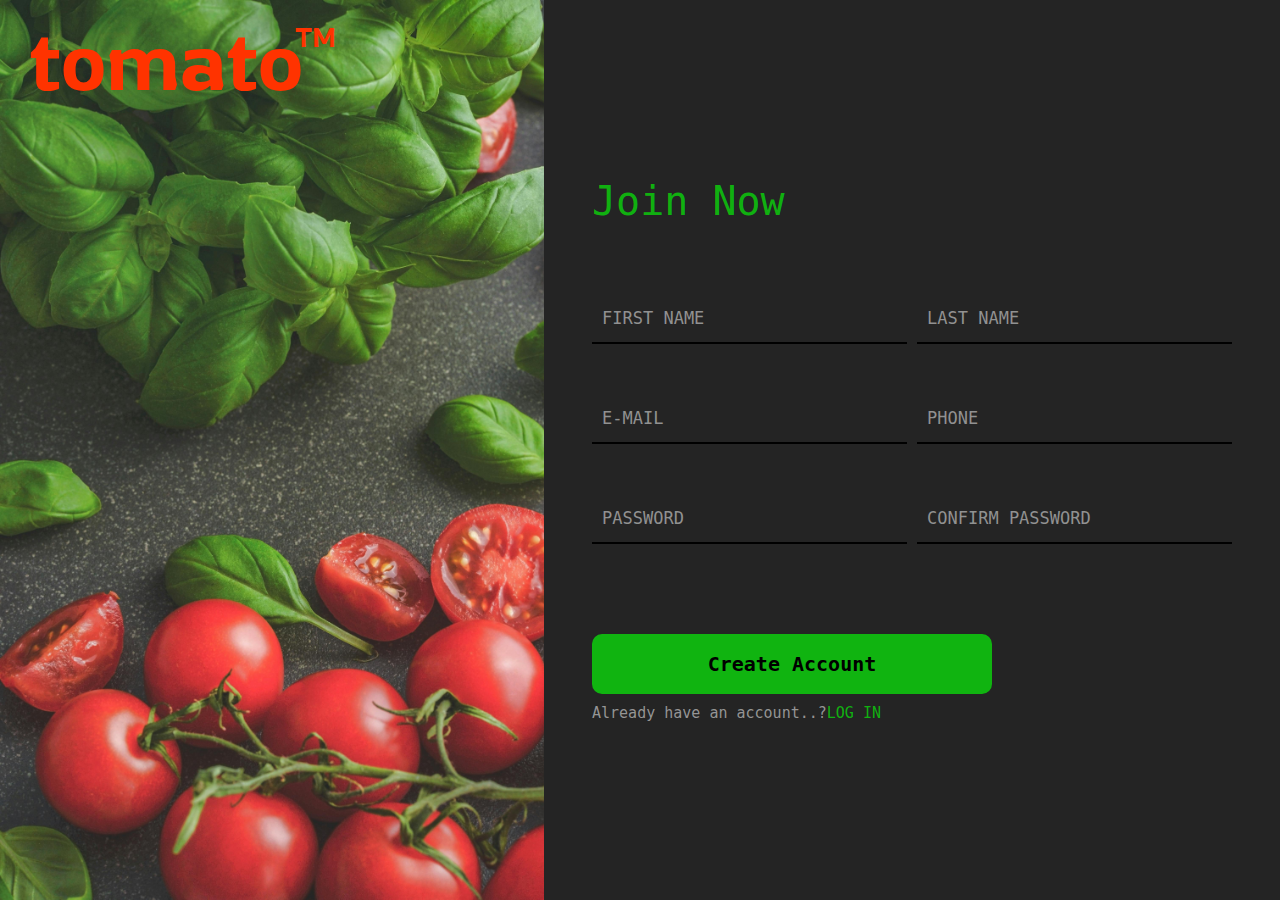
<file: index.html>
<!DOCTYPE html>
<html lang="en">
<head>
    <meta charset="UTF-8">
    <meta name="viewport" content="width=device-width, initial-scale=1.0">
    <link rel="preconnect" href="https://fonts.googleapis.com">
    <link rel="preconnect" href="https://fonts.gstatic.com" crossorigin>
    <link href="https://fonts.googleapis.com/css2?family=Rowdies:wght@300;400;700&display=swap" rel="stylesheet">
    <link rel="preconnect" href="https://fonts.googleapis.com">
    <link rel="preconnect" href="https://fonts.gstatic.com" crossorigin>
    <link href="https://fonts.googleapis.com/css2?family=Roboto+Mono:ital,wght@0,100..700;1,100..700&display=swap" rel="stylesheet">
    <link rel="stylesheet" href="./styles.css">
    <title>Sign Up</title>
</head>
<body>
    <main class="content">
        <div class="image-container">
            <h2 class="sub-heading">tomato</h2>
            <h2 class="tm">TM</h2>
            <img src="./pexels-monicore-1391487.jpg" alt="not found" class="image">
        </div>
        <form action="" method="">
            <div class="form-container">
                <h1 class="form-header">
                    Join Now
                </h1>
                <div class="inputs">
                    <div class="row">
                        <div class="input-contatiner">
                            <label for="first-name"></label>
                            <input class="input" type="text" id="first-name" name="first-name" placeholder="FIRST NAME"> 
                            <div class="error"></div>
                        </div>
                        <div class="input-contatiner">
                            <label for="email"></label>
                            <input class="input" type="email" id="email" name="email" placeholder="E-MAIL">
                            <div class="error"></div>
                        </div>
                        <div class="input-contatiner">
                            <label for="password"></label>
                            <input class="input" type="password" id="password" name="password" placeholder="PASSWORD">
                            <div class="error"></div>
                        </div>
                    </div>
                    <div class="row">
                        <div class="input-contatiner">
                            <label for="last-name"></label>
                            <input class="input" type="text" id="last-name" name="last-name" placeholder="LAST NAME">
                            <div class="error"></div>
                        </div>
                        <div class="input-contatiner">
                            <label for="phone"></label>
                            <input class="input" type="text" id="phone" name="phone" placeholder="PHONE">
                            <div class="error"></div>
                        </div>
                        <div class="input-contatiner">
                            <label for="confirm-password"></label>
                            <input class="input" type="password" id="confirm-password" name="confirm-password" placeholder="CONFIRM PASSWORD">
                            <div class="error"></div>
                        </div>
                    </div>
                </div>
                <div class="submit">
                    <input type="submit" id="submit" value="Create Account" name="submit">
                    <div class="login">Already have an account..?<span>LOG IN</span></div>
                </div>
            </div>
        </form>
    </main>
    <script src="./script.js"></script>
</body>
</html>
</file>
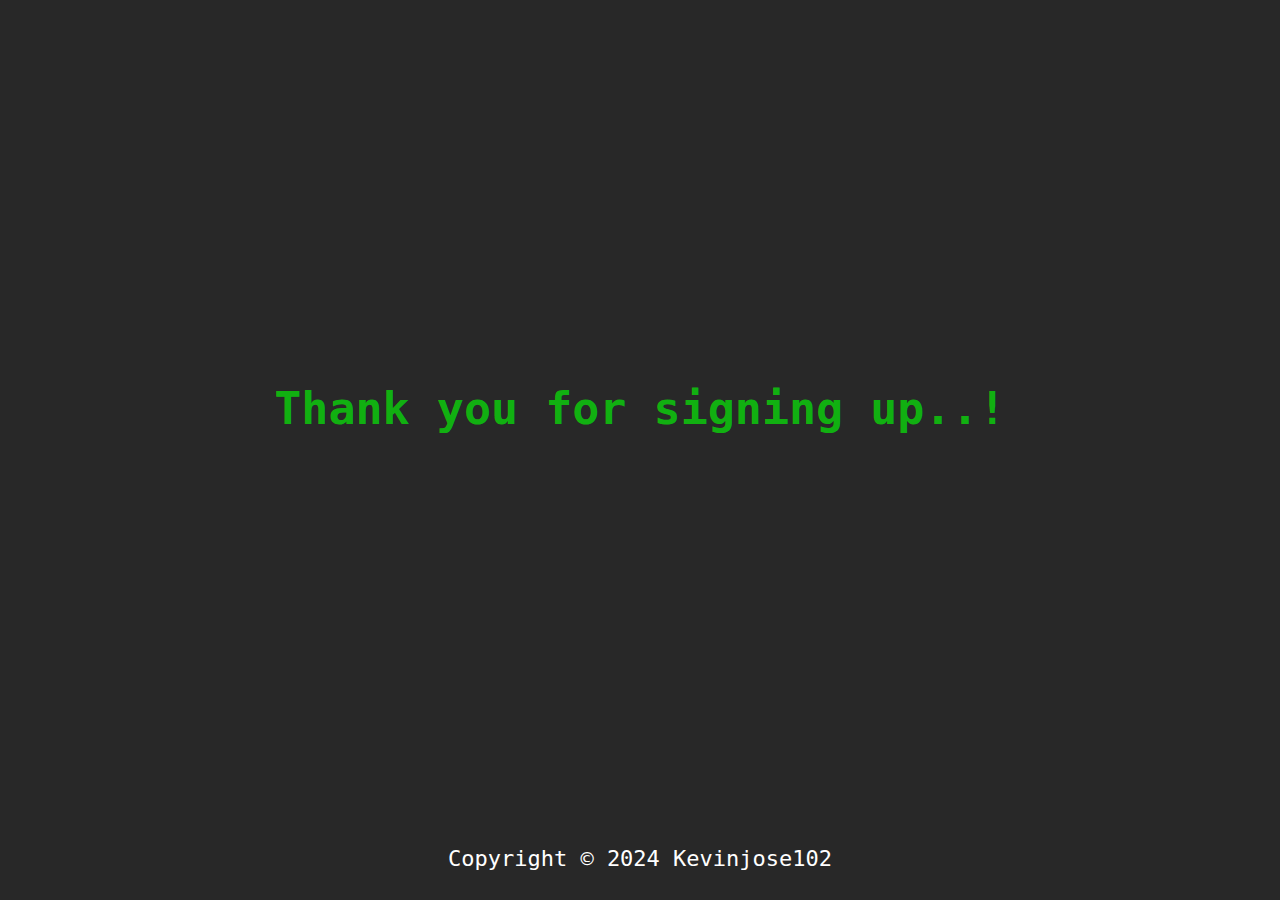
<file: thankyou.html>
<!DOCTYPE html>
<html lang="en">
<head>
    <meta charset="UTF-8">
    <meta name="viewport" content="width=device-width, initial-scale=1.0">
    <link rel="preconnect" href="https://fonts.googleapis.com">
    <link rel="preconnect" href="https://fonts.gstatic.com" crossorigin>
    <link href="https://fonts.googleapis.com/css2?family=Rowdies:wght@300;400;700&display=swap" rel="stylesheet">
    <title>Document</title>
    <link rel="stylesheet" href="./styles1.css">
</head>
<body>
    <h2>Thank you for signing up..!</h2>
</body>
<footer>
    <a target="_blank" href="https://github.com/Kevinjose102">Copyright © 2024 Kevinjose102</a>
</footer>
</html>
</file>
<file: styles.css>
*{
    box-sizing: border-box;
}

html{
    width: 100vw;
    height: 100vh;
    margin: 0;
    padding: 0;
    overflow: hidden;
}

body{
    width: 100%;
    height: 100%;
    margin: 0;
    padding: 0;
}

main{
    display: flex;
    height: 100vh;
    width: 100%;
    margin: 0;
    padding: 0;
    background-color: #242424;
}

.image-container{
    height: 100vh;
    flex-grow: 1;
    margin: 0;   
    padding: 0;
    position: relative;
    overflow: hidden;
}

img{
    height: 100vh;
    width: auto;
    display: block;
    object-fit: contain;
}

h2{
    position: absolute;
    margin: 0;
    margin-left: 30px;
    font-family: "Rowdies";
    font-size: 85px;
    font-weight: 100;
    color:  rgb(255, 51, 0);
    top: 5px;
}

.tm{
    top: 20px;
    font-size: 27px;
    left: 265px
}

form{
    display: flex;
    align-items: center;
    justify-content: center;
    flex-grow: 2;
}

.form-container{
    margin: 3rem;
    display: flex;
    flex-direction: column;
    gap: 70px;
    width: 50vw;
}

.inputs{
    display: flex;
    gap: 10px;
}

.row{
    display: flex;
    flex-direction: column;
    gap: 30px;
    width: 25rem;
}

.form-header{
    font-size: 40px;
    color: rgba(15, 191, 15, 0.93);
    font-family: monospace;
    font-weight: 100;
    padding: 0;
    margin: 0;
}

input{
    height: 50px;
    width: 100%;
    font-size: 17px;
    padding: 10px;
    font-family: monospace;
}

.input{
    background-color: #242424;
    border: none;
    border-bottom: 2px solid black;
    color: white !important ;
    transition: all ease-in-out 0.09s;
    text-decoration: none;
}

.input:focus{
    background-color: #242424;
    outline: none;
    border: 2px solid rgba(15, 191, 15, 0.93);
    border-radius: 5px;
    color: white;
}

.input:-webkit-autofill{
    background-color: #242424 !important;
    -webkit-box-shadow: 0 0 0px 1000px #242424 inset;
    -webkit-text-fill-color: white !important; 
}

input::placeholder{
    color: rgb(145, 145, 145);
}


#submit{
   background-color: rgba(15, 191, 15, 0.93);
   font-size: 20px;
   font-weight: bold;
   border: none;
   border-radius: 10px;
   height: 60px;
   width: 25rem;
   transition: all ease-in-out 0.11s; 
}

#submit:hover{
    cursor: pointer;
    box-shadow: rgba(0, 0, 0, 0.784) 0px 7px 15px;
}

#submit:active{
    cursor: default;
    transform: scale(0.9);
}

.error{
    font-size: 17px;
    margin: 0;
    padding: 10px;
    color: red;
}

.login{
    padding: 0;
    margin: 0;
    margin-top: 10px;
    font-size: 15px;
    color: rgba(170, 170, 170, 0.847);
    font-family: monospace;
}

.login > span{
    color: rgba(15, 191, 15, 0.93);
}

@media only screen and (max-width: 500px){
    .image-container{
        width: 15vh;
        margin: 0;
        padding: 0;
    }
    .image{
        width: 15vh;
        height: 100%;
        object-fit: cover;
    }
    .form-container{
        margin: 0;
        padding: 0;
    }
    input{
        padding: 0;
        width: 170px
    }
    form{
        justify-content: left;
        transform: scale(0.7);
        width: 30vh;
        margin: 0;
        padding: 0;
        margin-right: 27vw;
    }
    #submit{
        width: 220px;
    }
    h2{
        font-size: 0;
    }
}
</file>
<file: styles1.css>
*{
    box-sizing: border-box;
}

html{
    width: 100vw;
    height: 100vh;
    margin: 0;
    padding: 0;
    overflow: hidden;
}

body{
    width: 100%;
    height: 100%;
    margin: 0;
    padding: 0;
    background-color: #282828;
    display: flex;
    flex-direction: column;
}

h2{
    height: 90vh;
    display: flex;
    align-items: center;
    justify-content: center;
    color: rgba(15, 191, 15, 0.93);
    font-family: monospace;
    font-size: 45px;
}

footer{
    height: 10vh;
    width: 100%;
    text-align: center;
    display: flex;
    align-items: center;
    justify-content: center;
    font-size: 22px;
    font-family: monospace;
}

a{
    text-decoration: none;
    color: white
}
a:hover{
    color: orangered
}
</file>
